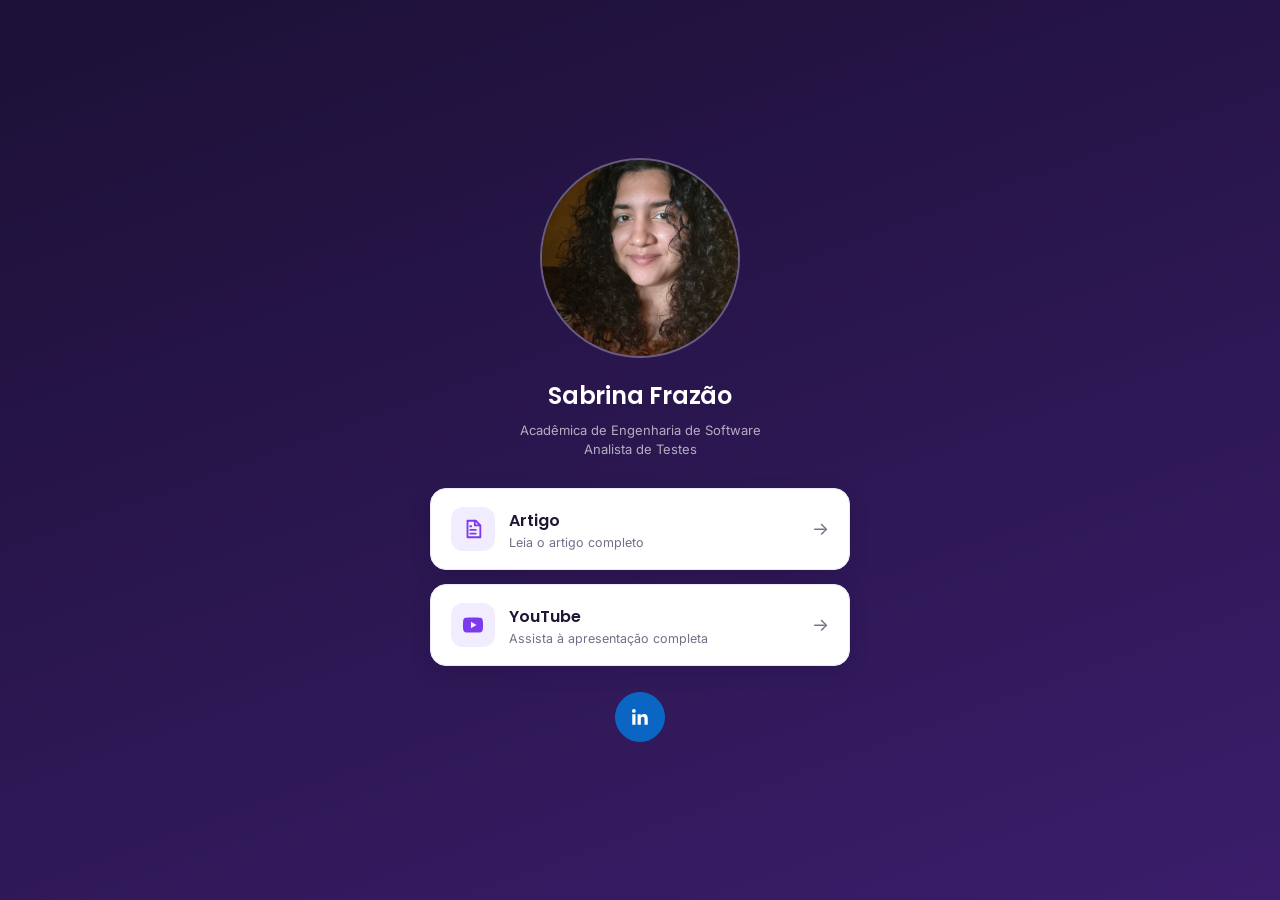
<file: index.html>
<!DOCTYPE html>
<html lang="pt-BR">
<head>
<meta charset="UTF-8">
<meta name="viewport" content="width=device-width, initial-scale=1.0">
<title>Sabrina Frazão</title>
<link rel="preconnect" href="https://fonts.googleapis.com">
<link rel="preconnect" href="https://fonts.gstatic.com" crossorigin>
<link href="https://fonts.googleapis.com/css2?family=Poppins:wght@500;600;700&family=Inter:wght@400;500;600&display=swap" rel="stylesheet">
<link rel="stylesheet" href="style.css">
</head>
<body>

<div class="page">

  <header>
    <!-- EDITAR: troque o texto de dentro da div por <img src="sua-foto.jpg"> se quiser usar uma foto -->
    <div class="avatar-slot"><img src="./img/sabrina.jpg"></div>
    <h1>Sabrina Frazão</h1>
    <p class="role">Acadêmica de Engenharia de Software<br>Analista de Testes</p>
  </header>

  <div class="cards">

    <!-- EDITAR: link do artigo -->
    <a class="card" href="https://sol.sbc.org.br/index.php/wit/article/view/43377" target="_blank" rel="noopener">
      <div class="icon-badge">
        <svg viewBox="0 0 24 24" fill="none" stroke="currentColor" stroke-width="2" stroke-linecap="round" stroke-linejoin="round"><path d="M4 4h16v16H4z" opacity="0"/><path d="M6 3h9l5 5v13H6z"/><path d="M14 3v5h5"/><path d="M9 13h6"/><path d="M9 17h6"/><path d="M9 9h1"/></svg>
      </div>
      <div class="card-text">
        <div class="card-title">Artigo</div>
        <div class="card-sub">Leia o artigo completo</div>
      </div>
      <span class="arrow">→</span>
    </a>

    <!-- EDITAR: link do vídeo no YouTube -->
    <a class="card" href="https://youtu.be/7Wavlj4y8dM" target="_blank" rel="noopener">
      <div class="icon-badge">
        <svg viewBox="0 0 24 24" fill="currentColor"><path d="M22.5 6.2a2.8 2.8 0 0 0-2-2C18.9 3.7 12 3.7 12 3.7s-6.9 0-8.5.5a2.8 2.8 0 0 0-2 2A29 29 0 0 0 1 12a29 29 0 0 0 .5 5.8 2.8 2.8 0 0 0 2 2c1.6.5 8.5.5 8.5.5s6.9 0 8.5-.5a2.8 2.8 0 0 0 2-2A29 29 0 0 0 23 12a29 29 0 0 0-.5-5.8zM9.8 15.5v-7l6 3.5-6 3.5z"/></svg>
      </div>
      <div class="card-text">
        <div class="card-title">YouTube</div>
        <div class="card-sub">Assista à apresentação completa</div>
      </div>
      <span class="arrow">→</span>
    </a>

  </div>

  <div class="social-row">
    <!-- EDITAR: link do seu LinkedIn -->
    <a class="social-icon" href="https://www.linkedin.com/in/sabrinafrazao/" target="_blank" rel="noopener" aria-label="LinkedIn">
      <svg viewBox="0 0 24 24" fill="currentColor"><path d="M20.45 20.45h-3.55v-5.57c0-1.33-.02-3.04-1.85-3.04-1.85 0-2.14 1.45-2.14 2.94v5.67H9.36V9h3.41v1.56h.05c.47-.9 1.63-1.85 3.36-1.85 3.6 0 4.27 2.37 4.27 5.45v6.29zM5.34 7.43a2.06 2.06 0 1 1 0-4.12 2.06 2.06 0 0 1 0 4.12zM7.11 20.45H3.56V9h3.55v11.45z"/></svg>
    </a>
  </div>

</div>

</body>
</html>
</file>
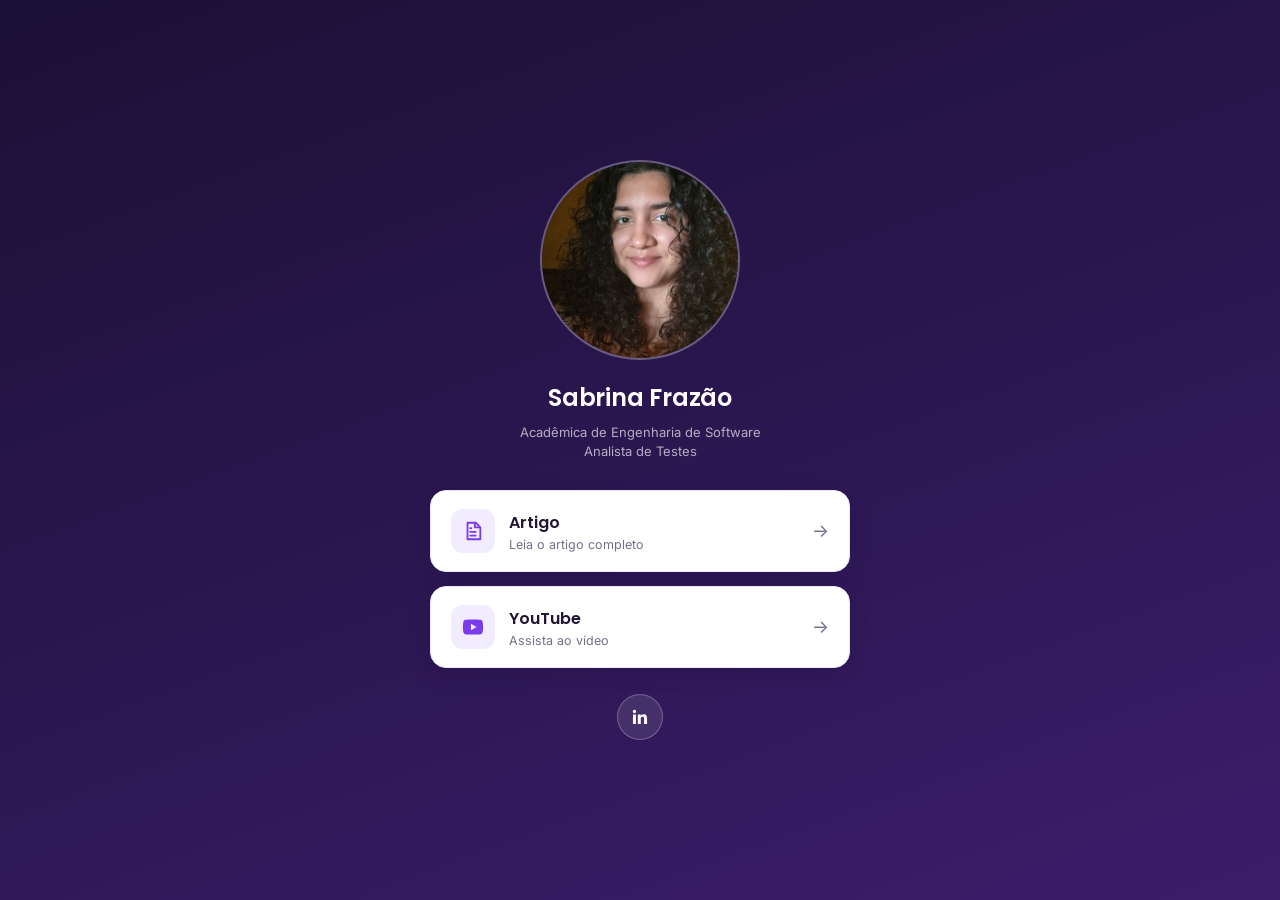
<file: site/index.html>
<!DOCTYPE html>
<html lang="pt-BR">
<head>
<meta charset="UTF-8">
<meta name="viewport" content="width=device-width, initial-scale=1.0">
<title>Sabrina Frazão</title>
<link rel="preconnect" href="https://fonts.googleapis.com">
<link rel="preconnect" href="https://fonts.gstatic.com" crossorigin>
<link href="https://fonts.googleapis.com/css2?family=Poppins:wght@500;600;700&family=Inter:wght@400;500;600&display=swap" rel="stylesheet">
<link rel="stylesheet" href="style.css">
</head>
<body>

<div class="page">

  <header>
    <!-- EDITAR: troque o texto de dentro da div por <img src="sua-foto.jpg"> se quiser usar uma foto -->
    <div class="avatar-slot"><img src="./img/sabrina.jpg"></div>
    <h1>Sabrina Frazão</h1>
    <p class="role">Acadêmica de Engenharia de Software<br>Analista de Testes</p>
  </header>

  <div class="cards">

    <!-- EDITAR: link do artigo -->
    <a class="card" href="https://EDITAR-LINK-DO-ARTIGO.com" target="_blank" rel="noopener">
      <div class="icon-badge">
        <svg viewBox="0 0 24 24" fill="none" stroke="currentColor" stroke-width="2" stroke-linecap="round" stroke-linejoin="round"><path d="M4 4h16v16H4z" opacity="0"/><path d="M6 3h9l5 5v13H6z"/><path d="M14 3v5h5"/><path d="M9 13h6"/><path d="M9 17h6"/><path d="M9 9h1"/></svg>
      </div>
      <div class="card-text">
        <div class="card-title">Artigo</div>
        <div class="card-sub">Leia o artigo completo</div>
      </div>
      <span class="arrow">→</span>
    </a>

    <!-- EDITAR: link do vídeo no YouTube -->
    <a class="card" href="https://EDITAR-LINK-DO-YOUTUBE.com" target="_blank" rel="noopener">
      <div class="icon-badge">
        <svg viewBox="0 0 24 24" fill="currentColor"><path d="M22.5 6.2a2.8 2.8 0 0 0-2-2C18.9 3.7 12 3.7 12 3.7s-6.9 0-8.5.5a2.8 2.8 0 0 0-2 2A29 29 0 0 0 1 12a29 29 0 0 0 .5 5.8 2.8 2.8 0 0 0 2 2c1.6.5 8.5.5 8.5.5s6.9 0 8.5-.5a2.8 2.8 0 0 0 2-2A29 29 0 0 0 23 12a29 29 0 0 0-.5-5.8zM9.8 15.5v-7l6 3.5-6 3.5z"/></svg>
      </div>
      <div class="card-text">
        <div class="card-title">YouTube</div>
        <div class="card-sub">Assista ao vídeo</div>
      </div>
      <span class="arrow">→</span>
    </a>

  </div>

  <div class="social-row">
    <!-- EDITAR: link do seu LinkedIn -->
    <a class="social-icon" href="" target="_blank" rel="noopener" aria-label="LinkedIn">
      <svg viewBox="0 0 24 24" fill="currentColor"><path d="M20.45 20.45h-3.55v-5.57c0-1.33-.02-3.04-1.85-3.04-1.85 0-2.14 1.45-2.14 2.94v5.67H9.36V9h3.41v1.56h.05c.47-.9 1.63-1.85 3.36-1.85 3.6 0 4.27 2.37 4.27 5.45v6.29zM5.34 7.43a2.06 2.06 0 1 1 0-4.12 2.06 2.06 0 0 1 0 4.12zM7.11 20.45H3.56V9h3.55v11.45z"/></svg>
    </a>
  </div>

</div>

</body>
</html>
</file>
<file: style.css>
:root{
  --bg1: #1b1035;
  --bg2: #3b1d6b;
  --card: #ffffff;
  --card-border: #ece7f7;
  --text: #201535;
  --text-dim: #756e89;
  --accent: #7c3aed;
  --accent-soft: #f2ecff;
}

*{box-sizing:border-box; margin:0; padding:0;}

body{
  background: linear-gradient(160deg, var(--bg1) 0%, var(--bg2) 100%);
  min-height:100vh;
  display:flex;
  align-items:center;
  justify-content:center;
  padding: 40px 16px;
  font-family:'Inter', sans-serif;
}

.page{
  width:100%;
  max-width: 420px;
}

header{
  text-align:center;
  margin-bottom: 30px;
}

.avatar-slot{
  width: 200px;
  height: 200px;
  margin: 0 auto 20px;
  border-radius: 50%;
  background: rgba(255,255,255,0.08);
  border: 2px solid rgba(255,255,255,0.25);
  display:flex;
  align-items:center;
  justify-content:center;
  font-size:11px;
  color: rgba(255,255,255,0.6);
  text-align:center;
  line-height:1.3;
  overflow:hidden;
}
.avatar-slot img{width:100%; height:100%; object-fit:cover; display:block;}

h1{
  font-family:'Poppins', sans-serif;
  font-size: 24px;
  font-weight: 600;
  color: #ffffff;
  letter-spacing: -0.01em;
}

.role{
  margin-top: 8px;
  font-size: 13px;
  color: rgba(255,255,255,0.65);
  line-height: 1.4;
}

.cards{
  display:flex;
  flex-direction:column;
  gap: 14px;
}

.card{
  display:flex;
  align-items:center;
  gap: 14px;
  text-decoration:none;
  background: var(--card);
  border: 1px solid var(--card-border);
  border-radius: 16px;
  padding: 18px 20px;
  box-shadow: 0 6px 20px rgba(20, 10, 50, 0.18);
  transition: transform .18s ease, box-shadow .18s ease;
}

.card:hover{
  transform: translateY(-3px);
  box-shadow: 0 10px 26px rgba(20, 10, 50, 0.26);
}

.card:focus-visible{
  outline: 2px solid var(--accent);
  outline-offset: 2px;
}

.icon-badge{
  flex-shrink:0;
  width: 44px;
  height: 44px;
  border-radius: 12px;
  background: var(--accent-soft);
  color: var(--accent);
  display:flex;
  align-items:center;
  justify-content:center;
}
.icon-badge svg{ width:22px; height:22px; }

.card-text{ flex:1; min-width:0; }

.card-title{
  font-family:'Poppins', sans-serif;
  font-size: 16px;
  font-weight: 600;
  color: var(--text);
}

.card-sub{
  font-size: 12.5px;
  color: var(--text-dim);
  margin-top: 2px;
}

.arrow{
  flex-shrink:0;
  color: var(--text-dim);
  font-size: 18px;
  transition: transform .18s ease;
}
.card:hover .arrow{ transform: translateX(3px); color: var(--accent); }

.social-row{
  display:flex;
  justify-content:center;
  margin-top: 26px;
}

.social-icon{
  width: 50px;
  height: 50px;
  border-radius: 50%;
  background: #0A66C2;
  border: 1px solid #0A66C2;
  display:flex;
  align-items:center;
  justify-content:center;
  color: #ffffff;
  transition: background .18s ease, transform .18s ease;
}
.social-icon:hover{
  background: #0958a8;
  transform: translateY(-2px);
}
.social-icon svg{ width:22px; height:22px; }
</file>
<file: site/style.css>
:root{
  --bg1: #1b1035;
  --bg2: #3b1d6b;
  --card: #ffffff;
  --card-border: #ece7f7;
  --text: #201535;
  --text-dim: #756e89;
  --accent: #7c3aed;
  --accent-soft: #f2ecff;
}

*{box-sizing:border-box; margin:0; padding:0;}

body{
  background: linear-gradient(160deg, var(--bg1) 0%, var(--bg2) 100%);
  min-height:100vh;
  display:flex;
  align-items:center;
  justify-content:center;
  padding: 40px 16px;
  font-family:'Inter', sans-serif;
}

.page{
  width:100%;
  max-width: 420px;
}

header{
  text-align:center;
  margin-bottom: 30px;
}

.avatar-slot{
  width: 200px;
  height: 200px;
  margin: 0 auto 20px;
  border-radius: 50%;
  background: rgba(255,255,255,0.08);
  border: 2px solid rgba(255,255,255,0.25);
  display:flex;
  align-items:center;
  justify-content:center;
  font-size:11px;
  color: rgba(255,255,255,0.6);
  text-align:center;
  line-height:1.3;
  overflow:hidden;
}
.avatar-slot img{width:100%; height:100%; object-fit:cover; display:block;}

h1{
  font-family:'Poppins', sans-serif;
  font-size: 24px;
  font-weight: 600;
  color: #ffffff;
  letter-spacing: -0.01em;
}

.role{
  margin-top: 8px;
  font-size: 13px;
  color: rgba(255,255,255,0.65);
  line-height: 1.4;
}

.cards{
  display:flex;
  flex-direction:column;
  gap: 14px;
}

.card{
  display:flex;
  align-items:center;
  gap: 14px;
  text-decoration:none;
  background: var(--card);
  border: 1px solid var(--card-border);
  border-radius: 16px;
  padding: 18px 20px;
  box-shadow: 0 6px 20px rgba(20, 10, 50, 0.18);
  transition: transform .18s ease, box-shadow .18s ease;
}

.card:hover{
  transform: translateY(-3px);
  box-shadow: 0 10px 26px rgba(20, 10, 50, 0.26);
}

.card:focus-visible{
  outline: 2px solid var(--accent);
  outline-offset: 2px;
}

.icon-badge{
  flex-shrink:0;
  width: 44px;
  height: 44px;
  border-radius: 12px;
  background: var(--accent-soft);
  color: var(--accent);
  display:flex;
  align-items:center;
  justify-content:center;
}
.icon-badge svg{ width:22px; height:22px; }

.card-text{ flex:1; min-width:0; }

.card-title{
  font-family:'Poppins', sans-serif;
  font-size: 16px;
  font-weight: 600;
  color: var(--text);
}

.card-sub{
  font-size: 12.5px;
  color: var(--text-dim);
  margin-top: 2px;
}

.arrow{
  flex-shrink:0;
  color: var(--text-dim);
  font-size: 18px;
  transition: transform .18s ease;
}
.card:hover .arrow{ transform: translateX(3px); color: var(--accent); }

.social-row{
  display:flex;
  justify-content:center;
  margin-top: 26px;
}

.social-icon{
  width: 46px;
  height: 46px;
  border-radius: 50%;
  background: rgba(255,255,255,0.1);
  border: 1px solid rgba(255,255,255,0.25);
  display:flex;
  align-items:center;
  justify-content:center;
  color: #ffffff;
  transition: background .18s ease, transform .18s ease;
}
.social-icon:hover{
  background: rgba(255,255,255,0.2);
  transform: translateY(-2px);
}
.social-icon svg{ width:20px; height:20px; }
</file>
